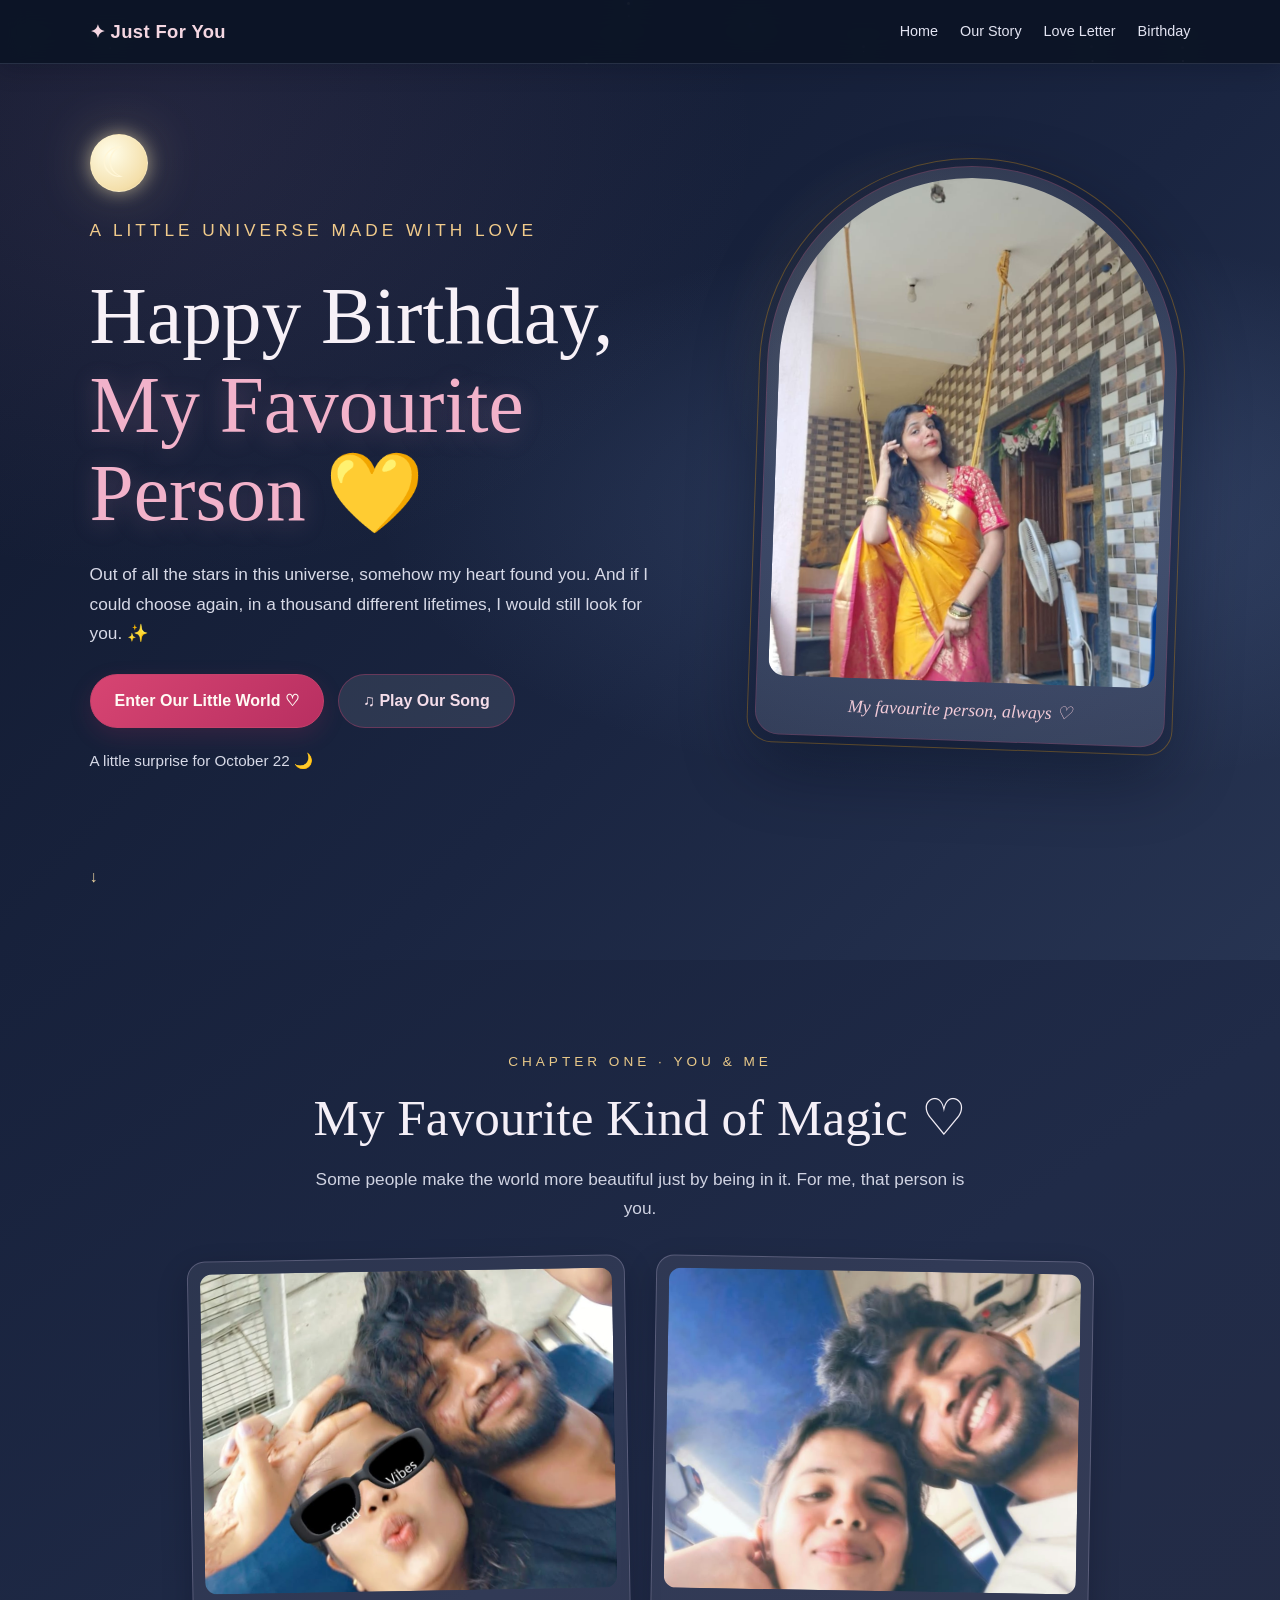
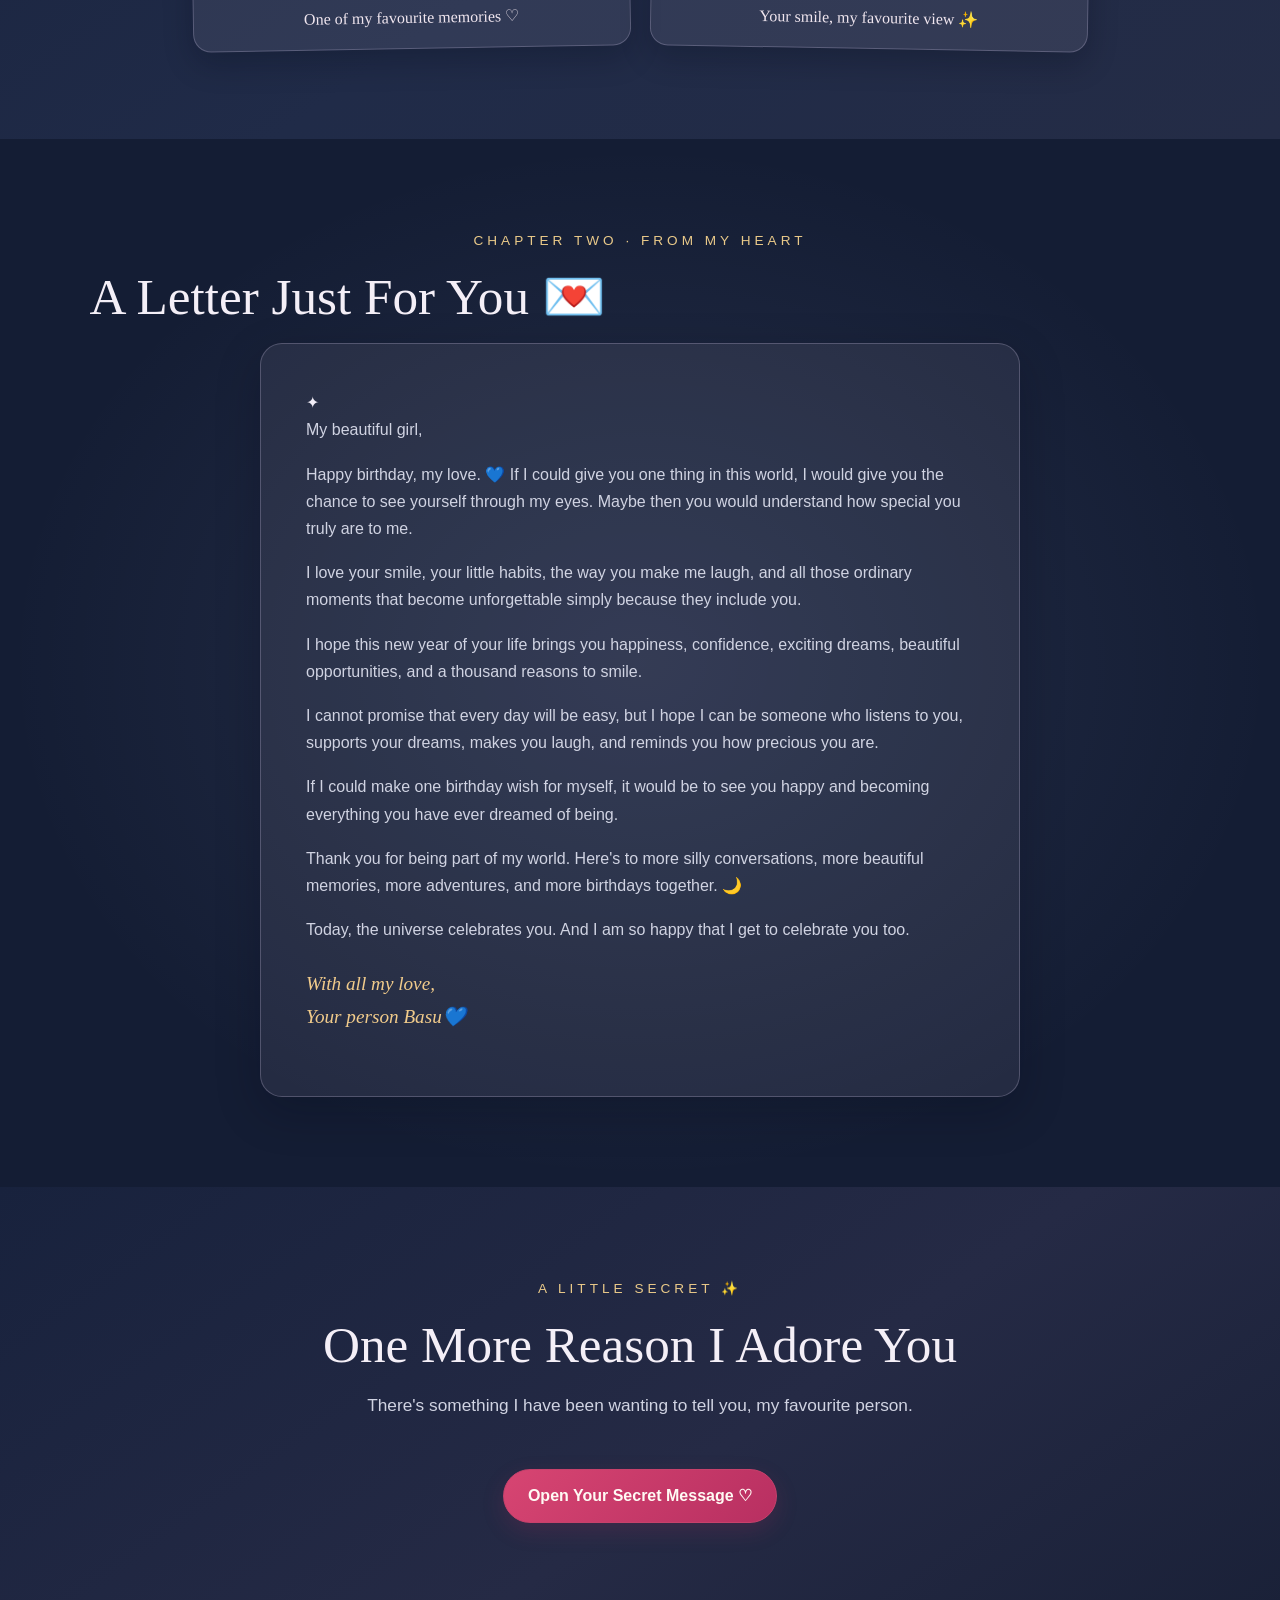
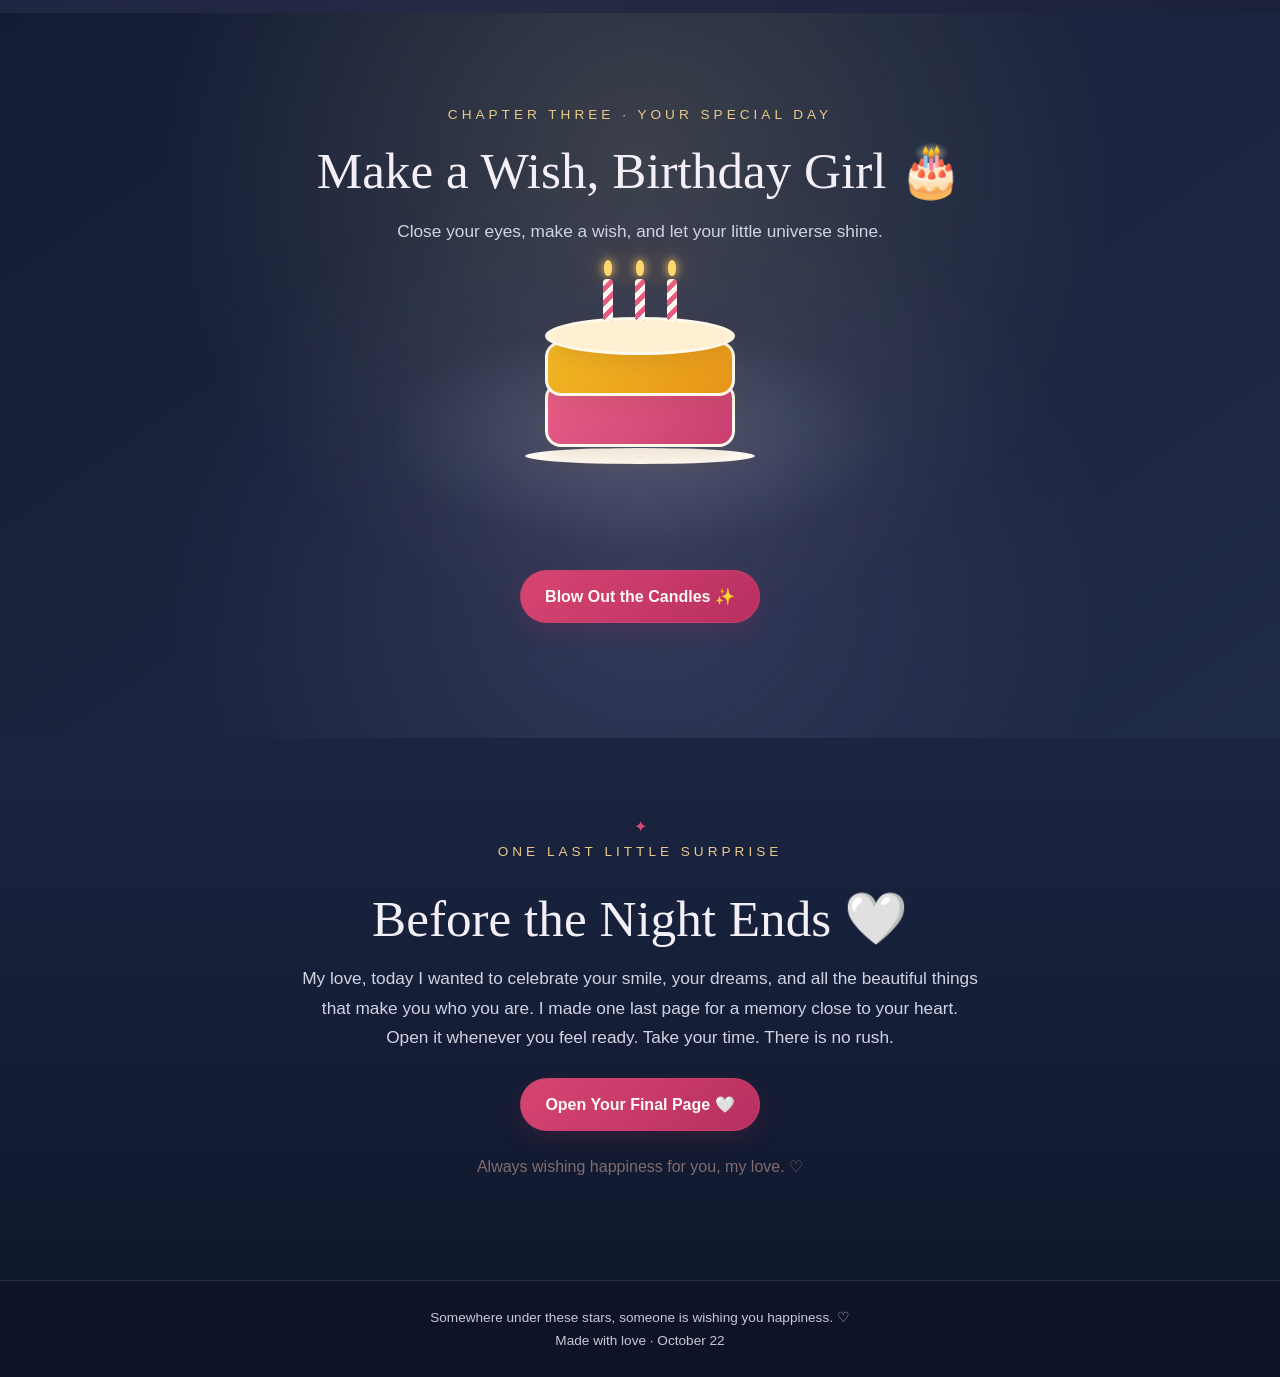
<file: index.html>
<!DOCTYPE html>
<html lang="en">
<head>
    <meta charset="UTF-8">
    <meta name="viewport" content="width=device-width, initial-scale=1.0">
    <meta name="theme-color" content="#fff8ed">

    <title>Happy Birthday, My Love 💙</title>

    <link rel="stylesheet" href="style.css">
    <script src="script.js" defer></script>
</head>

<body class="birthday-page">

    <!-- BACKGROUND STARS -->
    <div class="sky" id="sky" aria-hidden="true"></div>
    <div class="shooting-star" aria-hidden="true"></div>

    <!-- NAVIGATION -->
    <nav class="navbar">
        <a class="brand" href="#home">✦ Just For You</a>

        <div class="nav-links">
            <a href="#home">Home</a>
            <a href="#story">Our Story</a>
            <a href="#letter">Love Letter</a>
            <a href="#birthday">Birthday</a>
        </div>
    </nav>

    <main>

        <!-- SECTION 1: ROMANTIC WELCOME -->
        <section class="hero section" id="home">

            <div class="hero-content">
                <div class="moon" aria-hidden="true">☾</div>

                <p class="eyebrow">
                    A LITTLE UNIVERSE MADE WITH LOVE
                </p>

                <h1>
                    Happy Birthday,<br>
                    <span id="herName">My Favourite Person</span> 💛
                </h1>

                <p class="hero-text">
                    Out of all the stars in this universe,
                    somehow my heart found you.

                    And if I could choose again,
                    in a thousand different lifetimes,
                    I would still look for you. ✨
                </p>

                <div class="hero-buttons">
                    <a href="#story" class="btn btn-primary">
                        Enter Our Little World ♡
                    </a>

                    <button
                        class="btn btn-glass"
                        id="musicButton"
                        type="button">
                        ♫ Play Our Song
                    </button>
                </div>

                <audio id="birthdayMusic" loop preload="none">
                    <source
                        src="assets/our-song.mp3.mp3"
                        type="audio/mpeg">
                </audio>

                <p class="hint">
                    A little surprise for October 22 🌙
                </p>
            </div>

            <figure class="hero-portrait">
                <img
                    src="assets/vijju-portrait.jpeg"
                    alt="A portrait in a bright yellow sari with pink details">
                <figcaption>My favourite person, always ♡</figcaption>
            </figure>

            <div class="scroll-cue" aria-hidden="true">↓</div>

        </section>


        <!-- SECTION 2: YOUR LOVE STORY -->
        <section class="section story-section" id="story">

            <p class="eyebrow">
                CHAPTER ONE · YOU & ME
            </p>

            <h2>
                My Favourite Kind of Magic <span>♡</span>
            </h2>

            <p class="section-text">
                Some people make the world more beautiful
                just by being in it.

                For me, that person is you.
            </p>

            <div class="gallery" id="photoAlbum"></div>

        </section>


        <!-- SECTION 3: PERSONAL LOVE LETTER -->
        <section class="section letter-section" id="letter">

            <p class="eyebrow">
                CHAPTER TWO · FROM MY HEART
            </p>

            <h2>
                A Letter Just For You 💌
            </h2>

            <article class="letter-card">

                <div class="letter-star" aria-hidden="true">✦</div>

                <p>My beautiful girl,</p>

                <p>
                    Happy birthday, my love. 💙

                    If I could give you one thing in this world,
                    I would give you the chance to see yourself
                    through my eyes.

                    Maybe then you would understand how special
                    you truly are to me.
                </p>

                <p>
                    I love your smile, your little habits,
                    the way you make me laugh, and all those
                    ordinary moments that become unforgettable
                    simply because they include you.
                </p>

                <p>
                    I hope this new year of your life brings
                    you happiness, confidence, exciting dreams,
                    beautiful opportunities, and a thousand
                    reasons to smile.
                </p>

                <p>
                    I cannot promise that every day will be easy,
                    but I hope I can be someone who listens to you,
                    supports your dreams, makes you laugh,
                    and reminds you how precious you are.
                </p>

                <p>
                    If I could make one birthday wish for myself,
                    it would be to see you happy and becoming
                    everything you have ever dreamed of being.
                </p>

                <p>
                    Thank you for being part of my world.

                    Here's to more silly conversations,
                    more beautiful memories, more adventures,
                    and more birthdays together. 🌙
                </p>

                <p>
                    Today, the universe celebrates you.

                    And I am so happy that I get to celebrate you too.
                </p>

                <p class="signature">
                    With all my love,<br>
                    Your person Basu💙
                </p>

            </article>

        </section>


        <!-- SECTION 4: SECRET ROMANTIC MESSAGE -->
        <section class="section secret-section">

            <p class="eyebrow">
                A LITTLE SECRET ✨
            </p>

            <h2>
                One More Reason I Adore You
            </h2>

            <p class="section-text">
                There's something I have been wanting
                to tell you, my favourite person.
            </p>

            <button
                class="btn btn-primary"
                id="secretButton"
                type="button">
                Open Your Secret Message ♡
            </button>

            <div
                class="secret-message"
                id="secretMessage"
                hidden>

                <div class="big-heart" aria-hidden="true">♥</div>

                <p>
                    In a universe with billions of people,
                    I am so glad our paths crossed.
                </p>

                <p>
                    You are not just a part of my favourite memories.
                    You are someone I look forward to making
                    a thousand more memories with.
                </p>

                <p>
                    No matter how busy life becomes,
                    I hope we always find little reasons
                    to laugh together and make each other smile.
                </p>

                <p class="signature">
                    You are my favourite notification. 💙
                </p>

            </div>

        </section>


        <!-- SECTION 5: INTERACTIVE BIRTHDAY CAKE -->
        <section
            class="section birthday-section"
            id="birthday">

            <p class="eyebrow">
                CHAPTER THREE · YOUR SPECIAL DAY
            </p>

            <h2>
                Make a Wish, Birthday Girl 🎂
            </h2>

            <p class="section-text">
                Close your eyes, make a wish,
                and let your little universe shine.
            </p>

            <div class="cake-scene">

                <div class="cake" id="cake">

                    <div class="candles">

                        <span class="candle">
                            <i class="flame"></i>
                        </span>

                        <span class="candle">
                            <i class="flame"></i>
                        </span>

                        <span class="candle">
                            <i class="flame"></i>
                        </span>

                    </div>

                    <div class="cake-top"></div>
                    <div class="cake-middle"></div>
                    <div class="cake-bottom"></div>
                    <div class="cake-plate"></div>

                </div>

            </div>

            <button
                class="btn btn-primary"
                id="blowButton"
                type="button">
                Blow Out the Candles ✨
            </button>

            <p
                class="wish-message"
                id="wishMessage"
                aria-live="polite">
            </p>

            <canvas
                id="confettiCanvas"
                aria-hidden="true">
            </canvas>

        </section>


        <!-- SECTION 6: THE FINAL PAGE -->
        <section class="section final-section">

            <div class="final-star" aria-hidden="true">✦</div>

            <p class="eyebrow">
                ONE LAST LITTLE SURPRISE
            </p>

            <h2>
                Before the Night Ends 🤍
            </h2>

            <p class="section-text">
                My love, today I wanted to celebrate your smile,
                your dreams, and all the beautiful things
                that make you who you are.

                I made one last page for a memory close to your heart.

                Open it whenever you feel ready.
                Take your time. There is no rush.
            </p>

            <a
                class="btn btn-memory"
                href="memory.html">
                Open Your Final Page 🤍
            </a>

            <p class="hint">
                Always wishing happiness for you, my love. ♡
            </p>

        </section>

    </main>


    <!-- FOOTER -->
    <footer>

        <p>
            Somewhere under these stars,
            someone is wishing you happiness. ♡
        </p>

        <p>
            Made with love · October 22
        </p>

    </footer>

</body>
</html>
</file>
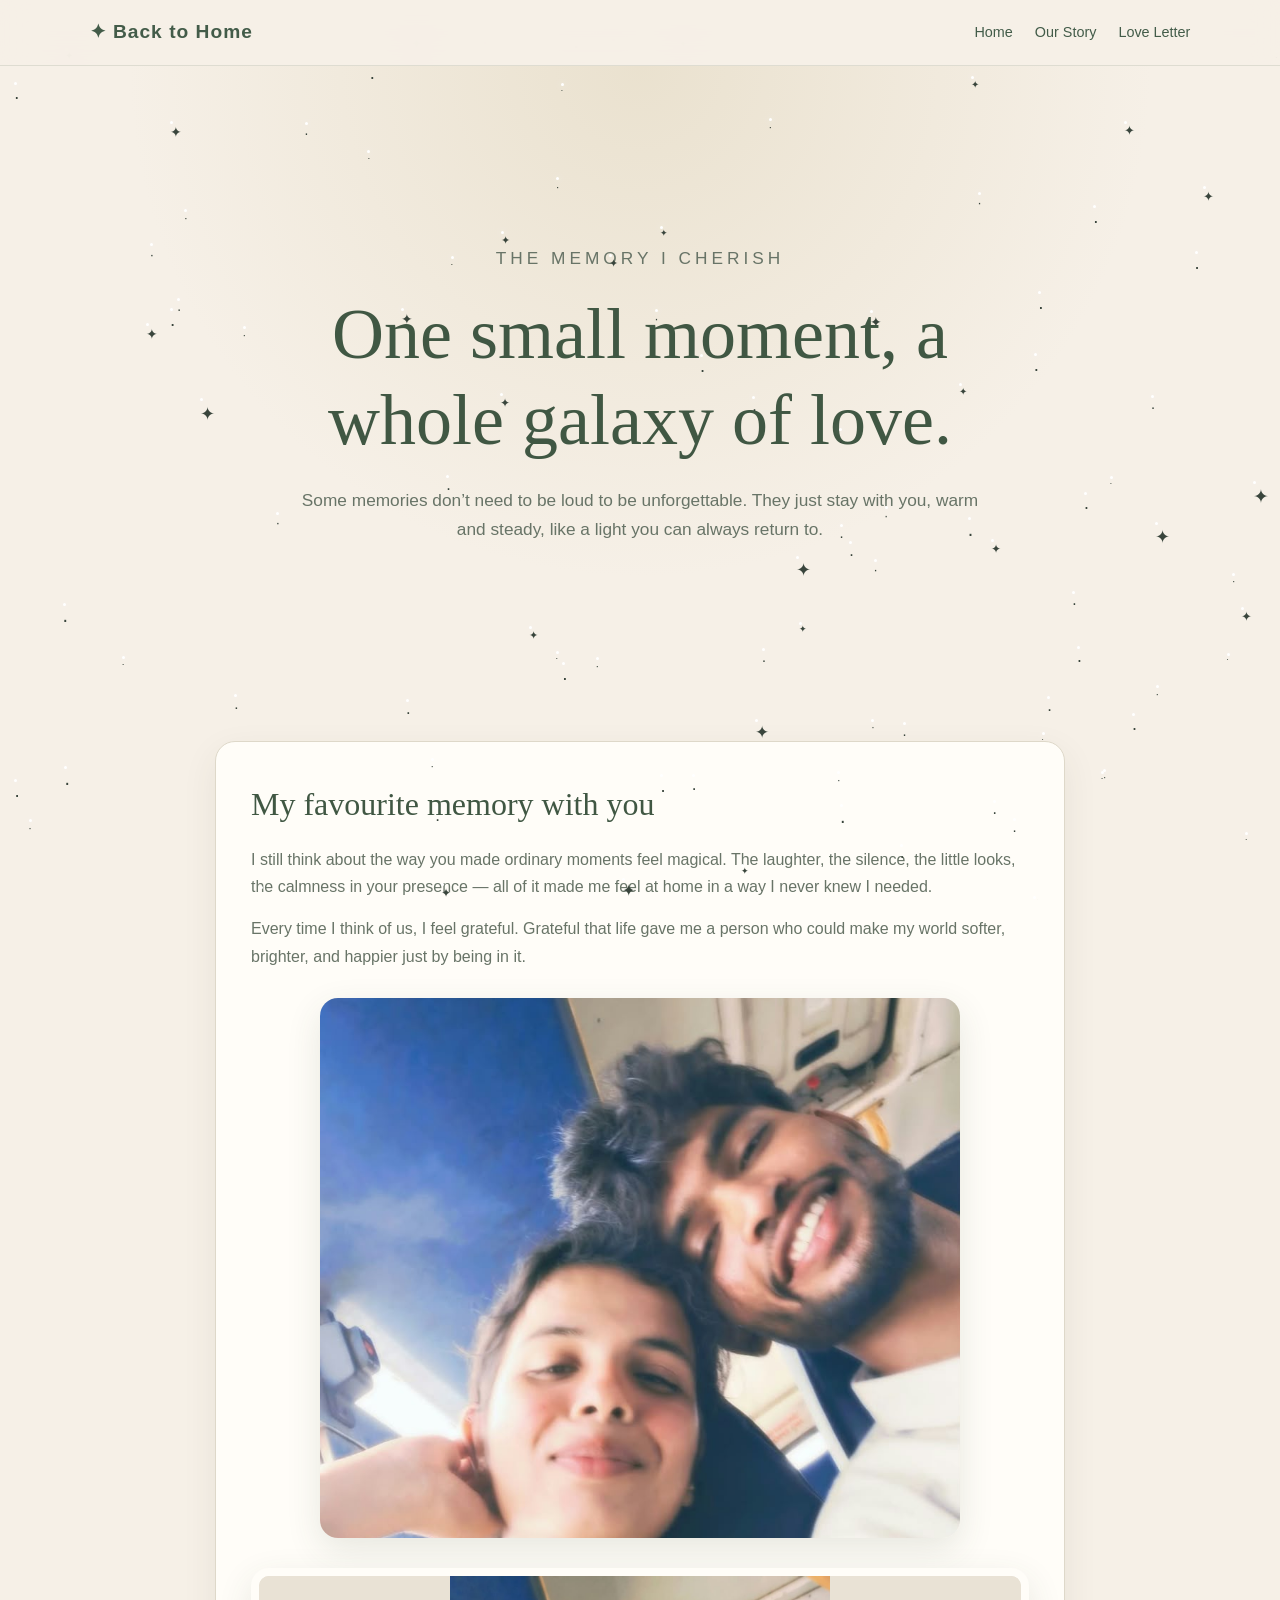
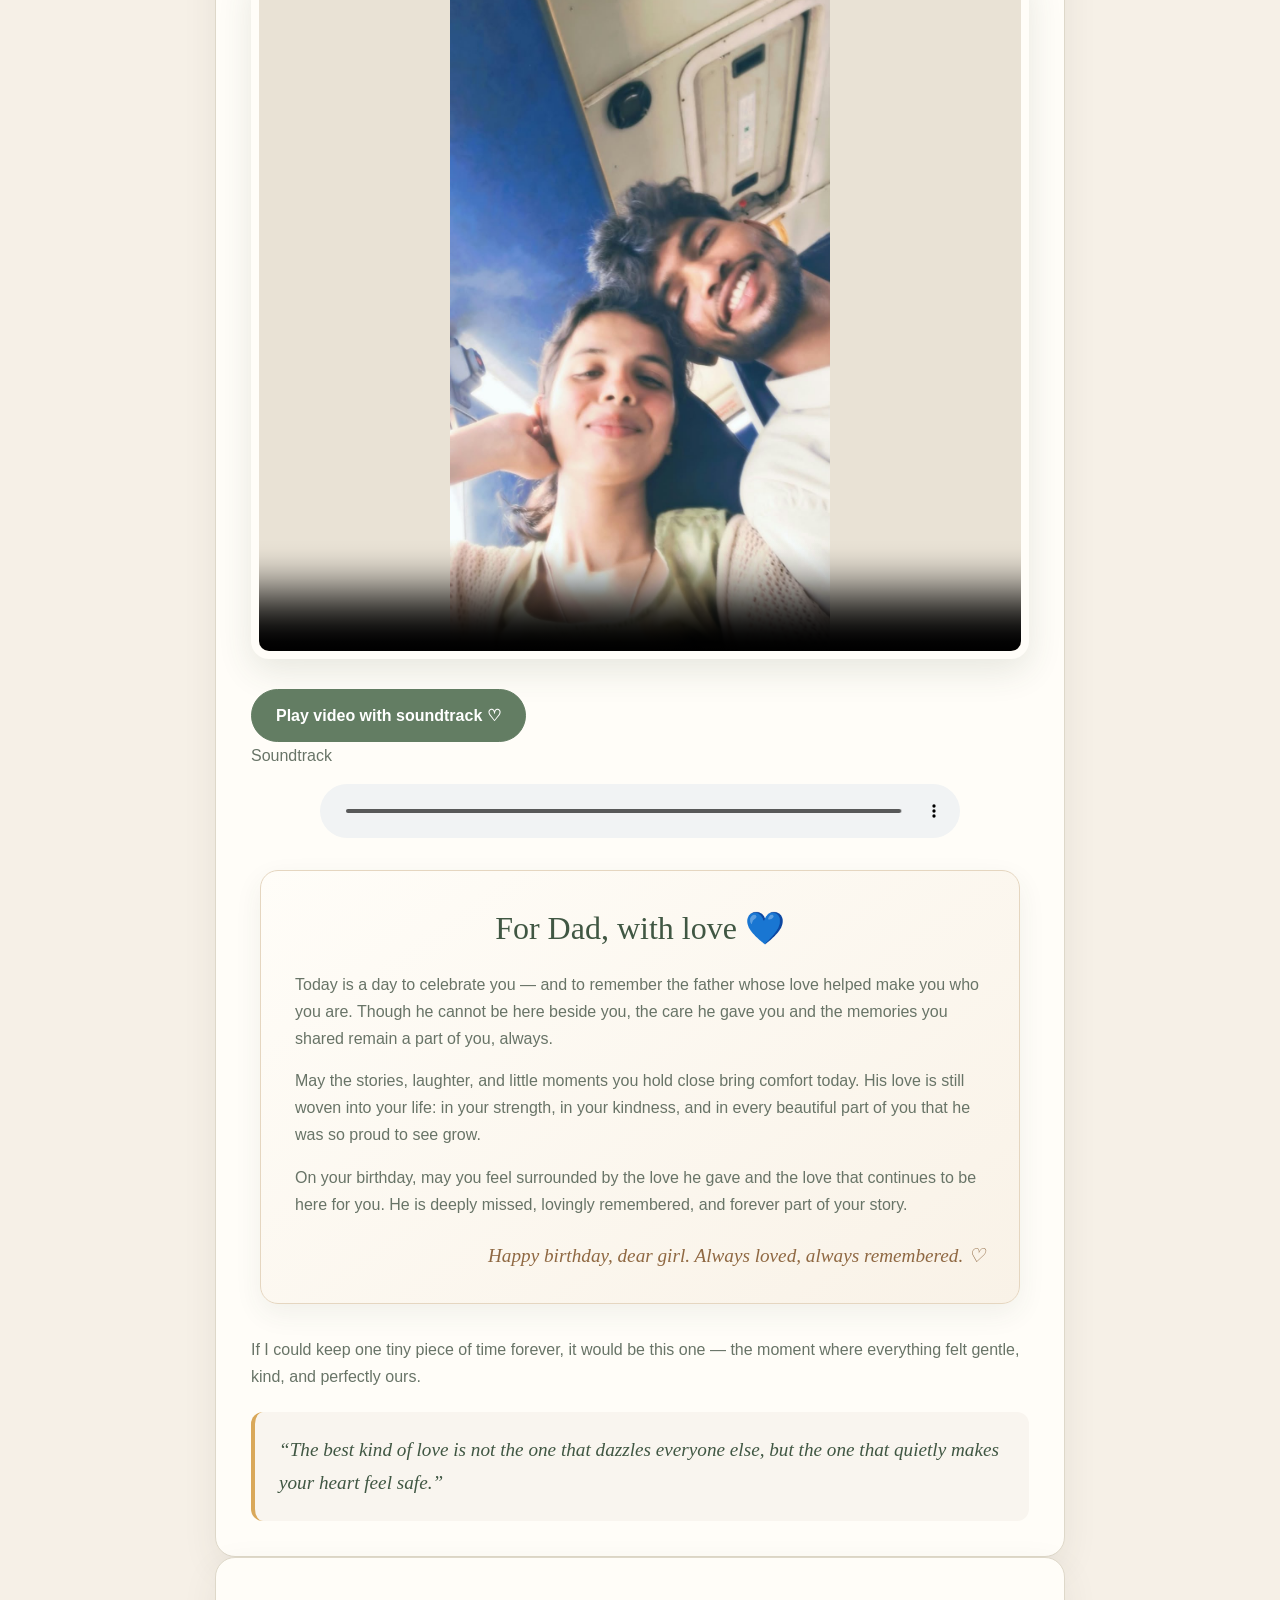
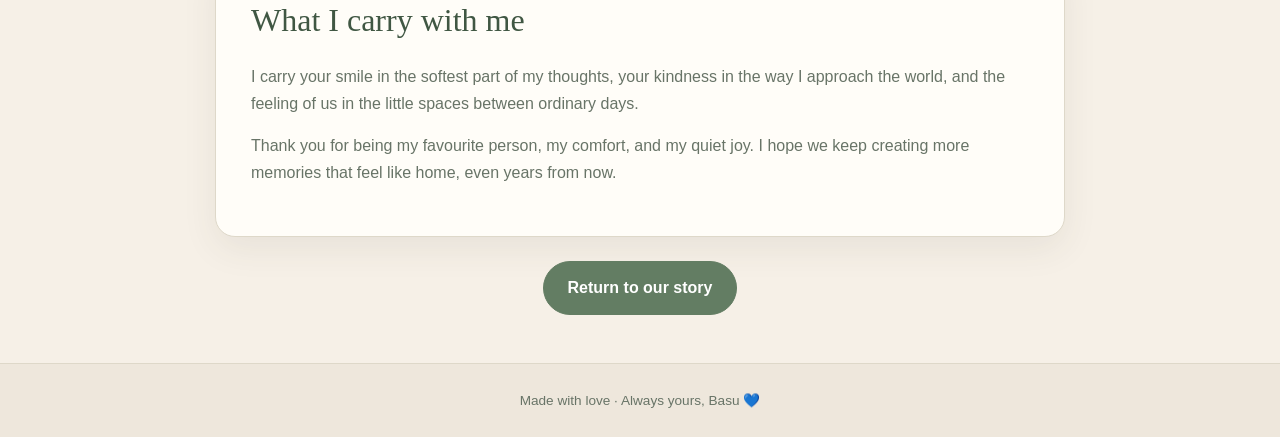
<file: memory.html>
<!DOCTYPE html>
<html lang="en">
<head>
    <meta charset="UTF-8">
    <meta name="viewport" content="width=device-width, initial-scale=1.0">
    <meta name="theme-color" content="#f6f0e7">
    <title>Our Favourite Memory</title>
    <link rel="stylesheet" href="style.css">
    <script src="script.js" defer></script>
</head>
<body class="memory-page">
    <div class="sky" id="sky" aria-hidden="true"></div>

    <nav class="navbar">
        <a class="brand" href="index.html">✦ Back to Home</a>

        <div class="nav-links">
            <a href="index.html#home">Home</a>
            <a href="index.html#story">Our Story</a>
            <a href="index.html#letter">Love Letter</a>
        </div>
    </nav>

    <main>
        <section class="memory-hero">
            <p class="eyebrow">THE MEMORY I CHERISH</p>
            <h1>One small moment, a whole galaxy of love.</h1>
            <p>
                Some memories don’t need to be loud to be unforgettable.
                They just stay with you, warm and steady, like a light you can always return to.
            </p>
        </section>

        <section class="memory-card">
            <h2>My favourite memory with you</h2>
            <p>
                I still think about the way you made ordinary moments feel magical.
                The laughter, the silence, the little looks, the calmness in your presence —
                all of it made me feel at home in a way I never knew I needed.
            </p>
            <p>
                Every time I think of us, I feel grateful. Grateful that life gave me a person
                who could make my world softer, brighter, and happier just by being in it.
            </p>

            <figure class="memory-photo">
                <img
                    src="assets/WhatsApp Image 2026-10-19 at 11.56.14 AM.jpeg"
                    alt="A cherished photo of us together">
            </figure>

            <div class="video-frame">
                <video
                    id="memoryVideo"
                    controls
                    muted
                    playsinline
                    preload="metadata"
                    poster="assets/WhatsApp Image 2026-10-19 at 11.56.14 AM.jpeg">
                    <source src="assets/whatsapp-birthday-video-fixed.mp4" type="video/mp4">
                    Your browser does not support the video tag.
                </video>
            </div>

            <button id="memorySoundButton" class="btn btn-primary" type="button">
                Play video with soundtrack ♡
            </button>

            <p>Soundtrack</p>
            <audio id="memoryAudio" controls preload="metadata">
                <source src="assets/birthday-video-audio.mp3" type="audio/mpeg">
                Your browser does not support the audio element.
            </audio>

            <section class="father-wish" aria-labelledby="fatherWishTitle">
                <h2 id="fatherWishTitle">For Dad, with love 💙</h2>
                <p>Today is a day to celebrate you — and to remember the father whose love helped make you who you are. Though he cannot be here beside you, the care he gave you and the memories you shared remain a part of you, always.</p>
                <p>May the stories, laughter, and little moments you hold close bring comfort today. His love is still woven into your life: in your strength, in your kindness, and in every beautiful part of you that he was so proud to see grow.</p>
                <p>On your birthday, may you feel surrounded by the love he gave and the love that continues to be here for you. He is deeply missed, lovingly remembered, and forever part of your story.</p>
                <p class="father-signature">Happy birthday, dear girl. Always loved, always remembered. ♡</p>
            </section>

            <p>
                If I could keep one tiny piece of time forever, it would be this one —
                the moment where everything felt gentle, kind, and perfectly ours.
            </p>

            <div class="memory-quote">
                “The best kind of love is not the one that dazzles everyone else,
                but the one that quietly makes your heart feel safe.”
            </div>
        </section>

        <section class="memory-card">
            <h2>What I carry with me</h2>
            <p>
                I carry your smile in the softest part of my thoughts, your kindness in the
                way I approach the world, and the feeling of us in the little spaces between
                ordinary days.
            </p>
            <p>
                Thank you for being my favourite person, my comfort, and my quiet joy. I hope
                we keep creating more memories that feel like home, even years from now.
            </p>
        </section>

        <div class="hero-buttons" style="justify-content:center; margin: 24px 0 48px;">
            <a class="btn btn-primary" href="index.html">Return to our story</a>
        </div>
    </main>

    <footer>
        <p>Made with love · Always yours, Basu 💙</p>
    </footer>
</body>
</html>
</file>
<file: style.css>
/* =====================================
   MIDNIGHT BLUE BIRTHDAY WEBSITE
   ===================================== */

:root {
    --night: #fff7f2;
    --night-light: #f9e2e7;
    --blue: #a9325c;
    --lilac: #d84b78;
    --silver: #60414a;
    --gold: #d99312;
    --white: #ffffff;
    --text: #563a43;
    --muted: #806b70;
}

* {
    margin: 0;
    padding: 0;
    box-sizing: border-box;
}

html {
    scroll-behavior: smooth;
    scroll-padding-top: 90px;
}

body {
    background: var(--night);
    color: var(--text);
    font-family: "Segoe UI", Arial, sans-serif;
    line-height: 1.7;
    overflow-x: hidden;
}

a {
    color: inherit;
    text-decoration: none;
}

button {
    font: inherit;
}

/* =====================================
   NAVIGATION
   ===================================== */

.navbar {
    position: sticky;
    top: 0;
    z-index: 1000;
    display: flex;
    align-items: center;
    justify-content: space-between;
    gap: 20px;
    padding: 16px 7%;
    background: rgba(16, 22, 47, 0.9);
    border-bottom: 1px solid rgba(200, 181, 255, 0.15);
    backdrop-filter: blur(14px);
}

.brand,
.logo {
    color: var(--lilac);
    font-size: 1.2rem;
    font-weight: 800;
    letter-spacing: 1px;
}

.nav-links {
    display: flex;
    align-items: center;
    gap: 22px;
    list-style: none;
}

.nav-links a {
    color: var(--text);
    font-size: 0.9rem;
    transition: color 0.3s ease;
}

.nav-links a:hover {
    color: var(--gold);
}

/* =====================================
   BUTTONS
   ===================================== */

.btn {
    display: inline-block;
    padding: 12px 24px;
    border: 1px solid var(--lilac);
    border-radius: 30px;
    background: linear-gradient(135deg, #a9c8ff, #c8b5ff);
    color: #10162f;
    font-weight: 700;
    cursor: pointer;
    text-align: center;
    transition: transform 0.3s ease, box-shadow 0.3s ease;
}

.btn:hover {
    transform: translateY(-3px);
    box-shadow: 0 8px 25px rgba(200, 181, 255, 0.25);
}

.btn-secondary {
    background: transparent;
    color: var(--silver);
}

button:focus-visible,
a:focus-visible {
    outline: 3px solid var(--gold);
    outline-offset: 4px;
}

/* =====================================
   HERO SECTION
   ===================================== */

.hero {
    position: relative;
    min-height: 88vh;
    display: flex;
    align-items: center;
    justify-content: center;
    padding: 80px 20px;
    overflow: hidden;
    text-align: center;
    background:
        radial-gradient(
            circle at 50% 35%,
            rgba(100, 120, 190, 0.2),
            transparent 45%
        ),
        linear-gradient(180deg, #10162f, #171e3b);
}

.hero-content {
    position: relative;
    z-index: 2;
    max-width: 800px;
    animation: fadeUp 1.2s ease both;
}

.eyebrow {
    margin-bottom: 14px;
    color: var(--gold);
    font-size: 0.85rem;
    letter-spacing: 4px;
    text-transform: uppercase;
}

.hero h1 {
    margin-bottom: 20px;
    font-family: Georgia, "Times New Roman", serif;
    font-size: clamp(2.8rem, 8vw, 5.7rem);
    font-weight: 500;
    line-height: 1.12;
}

.hero h1 span {
    color: var(--lilac);
    text-shadow: 0 0 25px rgba(200, 181, 255, 0.3);
}

.hero p {
    max-width: 620px;
    margin: 0 auto 28px;
    color: var(--muted);
    font-size: 1.08rem;
}

.hero-buttons {
    display: flex;
    justify-content: center;
    flex-wrap: wrap;
    gap: 14px;
}

.moon {
    position: absolute;
    top: 12%;
    right: 12%;
    width: 90px;
    height: 90px;
    border-radius: 50%;
    background: #fff2c8;
    box-shadow: 0 0 35px rgba(247, 217, 149, 0.3);
    animation: moonGlow 4s ease-in-out infinite alternate;
}

/* Stars created by JavaScript */

.sky {
    position: absolute;
    inset: 0;
    overflow: hidden;
    pointer-events: none;
}

.star {
    position: absolute;
    width: 3px;
    height: 3px;
    border-radius: 50%;
    background: white;
    box-shadow: 0 0 8px white;
    animation: twinkle 2s ease-in-out infinite alternate;
}

/* =====================================
   GENERAL SECTIONS
   ===================================== */

.section {
    position: relative;
    padding: 90px 7%;
}

.section-heading {
    max-width: 750px;
    margin: 0 auto 45px;
    text-align: center;
}

.section-heading h2 {
    margin-bottom: 12px;
    color: var(--silver);
    font-family: Georgia, "Times New Roman", serif;
    font-size: clamp(2rem, 5vw, 3.2rem);
    font-weight: 500;
}

.section-heading p {
    color: var(--muted);
}

.section-label {
    margin-bottom: 10px;
    color: var(--gold);
    font-size: 0.8rem;
    letter-spacing: 3px;
    text-transform: uppercase;
}

/* =====================================
   OUR PHOTO GALLERY
   ===================================== */

.gallery-section {
    background: #141b37;
}

.gallery {
    display: grid;
    grid-template-columns: repeat(2, minmax(0, 1fr));
    gap: 25px;
    max-width: 1100px;
    margin: 0 auto;
}

.photo-card {
    padding: 12px;
    border: 1px solid rgba(200, 181, 255, 0.2);
    border-radius: 18px;
    background: rgba(255, 255, 255, 0.04);
    box-shadow: 0 12px 30px rgba(0, 0, 0, 0.15);
    transition: transform 0.35s ease, border-color 0.35s ease;
}

.photo-card:nth-child(odd) {
    transform: rotate(-1deg);
}

.photo-card:nth-child(even) {
    transform: rotate(1deg);
}

.photo-card:hover {
    transform: translateY(-8px) rotate(0);
    border-color: var(--lilac);
}

.photo-card img {
    display: block;
    width: 100%;
    height: 320px;
    object-fit: cover;
    border-radius: 12px;
}

.photo-card p {
    padding: 15px 5px 7px;
    color: var(--silver);
    text-align: center;
    font-family: Georgia, "Times New Roman", serif;
    font-size: 1.05rem;
}

/* =====================================
   LOVE LETTER
   ===================================== */

.letter-section {
    background:
        radial-gradient(
            ellipse at center,
            rgba(100, 120, 190, 0.12),
            transparent 70%
        );
}

.letter-card {
    max-width: 760px;
    margin: 0 auto;
    padding: 45px;
    border: 1px solid rgba(200, 181, 255, 0.3);
    border-radius: 22px;
    background: rgba(255, 255, 255, 0.045);
    box-shadow: 0 15px 45px rgba(0, 0, 0, 0.15);
}

.letter-card h3 {
    margin-bottom: 20px;
    color: var(--lilac);
    font-family: Georgia, "Times New Roman", serif;
    font-size: 2rem;
    font-weight: 500;
}

.letter-card p {
    margin-bottom: 17px;
    color: var(--muted);
}

.signature {
    margin-top: 25px;
    color: var(--gold) !important;
    font-family: Georgia, "Times New Roman", serif;
    font-size: 1.2rem;
    font-style: italic;
}

/* =====================================
   SECRET MESSAGE
   ===================================== */

.secret-section {
    background: #141b37;
    text-align: center;
}

.secret-box {
    max-width: 700px;
    margin: 0 auto;
}

#secretButton {
    margin-top: 15px;
}

#secretMessage {
    max-width: 650px;
    margin: 28px auto 0;
    padding: 28px;
    border: 1px solid rgba(247, 217, 149, 0.4);
    border-radius: 18px;
    background: rgba(247, 217, 149, 0.06);
    color: var(--gold);
    font-family: Georgia, "Times New Roman", serif;
    font-size: 1.25rem;
    animation: fadeUp 0.7s ease both;
}

/* Works whether JavaScript hides the message
   using the hidden attribute or a CSS class. */

#secretMessage[hidden],
.hidden {
    display: none !important;
}

/* =====================================
   BIRTHDAY CAKE
   ===================================== */

.cake-section {
    overflow: hidden;
    background:
        radial-gradient(
            circle at center,
            rgba(200, 181, 255, 0.1),
            transparent 65%
        );
    text-align: center;
}

.cake {
    position: relative;
    width: 190px;
    height: 140px;
    margin: 70px auto 35px;
}

.cake-layer {
    position: absolute;
    left: 0;
    width: 190px;
    height: 55px;
    border: 3px solid #e6c8ff;
    border-radius: 12px;
    background: linear-gradient(135deg, #a78bfa, #e7c5ff);
    box-shadow: 0 8px 20px rgba(0, 0, 0, 0.2);
}

.cake-layer.top {
    top: 0;
    z-index: 3;
    height: 38px;
    border-radius: 50%;
    background: #f3d8ff;
}

.cake-layer.middle {
    top: 24px;
    z-index: 2;
}

.cake-layer.bottom {
    top: 65px;
    z-index: 1;
    height: 65px;
    background: linear-gradient(135deg, #8db8ff, #c8b5ff);
}

.candles {
    position: absolute;
    top: -38px;
    left: 50%;
    z-index: 5;
    display: flex;
    gap: 22px;
    transform: translateX(-50%);
}

.candle {
    position: relative;
    width: 10px;
    height: 42px;
    border-radius: 4px;
    background: repeating-linear-gradient(
        135deg,
        #ffffff 0,
        #ffffff 5px,
        #8db8ff 5px,
        #8db8ff 10px
    );
}

.flame {
    position: absolute;
    top: -19px;
    left: 1px;
    width: 8px;
    height: 16px;
    border-radius: 50% 50% 45% 45%;
    background: #ffd76d;
    box-shadow: 0 0 15px #ffd76d;
    animation: flameDance 0.6s ease-in-out infinite alternate;
}

.flame.blown-out {
    opacity: 0;
    transform: scale(0);
}

#wishMessage {
    margin: 25px auto;
    color: var(--gold);
    font-family: Georgia, "Times New Roman", serif;
    font-size: 1.4rem;
}

#confettiCanvas {
    position: fixed;
    inset: 0;
    z-index: 2000;
    width: 100%;
    height: 100%;
    pointer-events: none;
}

/* =====================================
   FINAL PAGE LINK
   ===================================== */

.final-section {
    padding: 75px 20px;
    background: linear-gradient(180deg, #171e3b, #10162f);
    text-align: center;
}

.final-section h2 {
    margin-bottom: 15px;
    font-family: Georgia, "Times New Roman", serif;
    font-size: clamp(1.8rem, 5vw, 2.8rem);
    font-weight: 500;
}

.final-section p {
    max-width: 600px;
    margin: 0 auto 25px;
    color: var(--muted);
}

/* =====================================
   FOOTER
   ===================================== */

footer {
    padding: 25px 15px;
    border-top: 1px solid rgba(200, 181, 255, 0.12);
    background: #0c1125;
    color: var(--muted);
    font-size: 0.85rem;
    text-align: center;
}

/* =====================================
   WARM SARI-INSPIRED BIRTHDAY THEME
   ===================================== */

body.birthday-page {
    background: #10182d;
    color: #f1edf7;
}

body.birthday-page .navbar {
    background: rgba(13, 21, 39, 0.92);
    border-bottom-color: rgba(207, 218, 255, 0.14);
    box-shadow: 0 4px 24px rgba(2, 8, 23, 0.22);
}

body.birthday-page .brand {
    color: #f5d7e2;
    font-size: 1.15rem;
    font-weight: 800;
    letter-spacing: 0.4px;
}

body.birthday-page .nav-links a {
    color: #e3e4f2;
}

body.birthday-page .nav-links a:hover {
    color: #f4d99a;
}

body.birthday-page .hero {
    min-height: calc(100vh - 76px);
    display: grid;
    grid-template-columns: minmax(0, 1fr) minmax(280px, 0.78fr);
    align-items: center;
    gap: clamp(35px, 7vw, 100px);
    padding: 70px max(7%, calc((100vw - 1180px) / 2));
    overflow: hidden;
    background:
        radial-gradient(circle at 73% 32%, rgba(255, 239, 188, 0.2), transparent 19%),
        radial-gradient(ellipse at 78% 50%, rgba(121, 153, 211, 0.22), transparent 44%),
        radial-gradient(ellipse at 12% 8%, rgba(165, 121, 169, 0.12), transparent 38%),
        linear-gradient(135deg, #10182d, #1a2541 58%, #273452);
    text-align: left;
}

body.birthday-page .hero-content {
    position: relative;
    z-index: 2;
    max-width: 650px;
    animation: fadeUp 1.2s ease both;
}

body.birthday-page .hero-content .moon {
    position: static;
    display: grid;
    width: 58px;
    height: 58px;
    margin-bottom: 24px;
    place-items: center;
    border: 1px solid rgba(255, 241, 199, 0.48);
    border-radius: 50%;
    background: radial-gradient(circle at 35% 32%, #fffde9, #f4dfaa 72%, #d7bd83);
    color: #fff6d7;
    font-size: 2.6rem;
    line-height: 1;
    box-shadow: 0 0 18px rgba(255, 238, 183, 0.54), 0 0 58px rgba(255, 229, 160, 0.23);
}

body.birthday-page .hero-content .eyebrow {
    color: #f1cb8b;
}

body.birthday-page .hero-content h1 {
    margin-bottom: 22px;
    color: #f7f1f7;
    font-size: clamp(2.8rem, 6.2vw, 5.4rem);
}

body.birthday-page .hero-content h1 span {
    color: #f2b2ca;
    text-shadow: 0 4px 24px rgba(226, 155, 190, 0.26);
}

body.birthday-page .hero-content p {
    max-width: 560px;
    margin: 0 0 26px;
    color: #d7d9e7;
}

body.birthday-page .hero-buttons {
    justify-content: flex-start;
}

body.birthday-page .btn-primary,
body.birthday-page .btn-memory {
    border-color: #c7416b;
    background: linear-gradient(135deg, #d74572, #b82f61);
    color: #fffaf4;
    box-shadow: 0 8px 22px rgba(184, 47, 97, 0.18);
}

body.birthday-page .btn-primary:hover,
body.birthday-page .btn-memory:hover {
    box-shadow: 0 10px 26px rgba(184, 47, 97, 0.26);
}

body.birthday-page .btn-glass {
    border-color: rgba(195, 62, 105, 0.4);
    background: rgba(235, 238, 255, 0.1);
    color: #f5deea;
}

body.birthday-page .btn-glass:hover {
    box-shadow: 0 8px 25px rgba(195, 62, 105, 0.14);
}

body.birthday-page .hero-content .hint {
    margin-top: 20px;
    margin-bottom: 0;
    font-size: 0.95rem;
}

body.birthday-page .hero-portrait {
    position: relative;
    width: min(100%, 410px);
    justify-self: center;
    padding: 11px;
    border: 1px solid rgba(195, 62, 105, 0.24);
    border-radius: 220px 220px 26px 26px;
    background: rgba(240, 241, 255, 0.1);
    box-shadow: 0 25px 70px rgba(3, 8, 23, 0.46);
    transform: rotate(2deg);
}

body.birthday-page .hero-portrait::before {
    position: absolute;
    inset: -9px;
    z-index: -1;
    border: 1px solid rgba(217, 147, 18, 0.35);
    border-radius: inherit;
    content: "";
}

body.birthday-page .hero-portrait img {
    display: block;
    width: 100%;
    height: clamp(360px, 56vh, 560px);
    border-radius: 210px 210px 18px 18px;
    object-fit: cover;
    object-position: center 34%;
}

body.birthday-page .hero-portrait figcaption {
    padding: 13px 8px 4px;
    color: #f2cbd8;
    font-family: Georgia, "Times New Roman", serif;
    font-size: 1.12rem;
    font-style: italic;
    text-align: center;
}

body.birthday-page .sky {
    z-index: 0;
}

body.birthday-page .star {
    background: #fff4d6;
    box-shadow: 0 0 9px rgba(233, 239, 255, 0.82);
}

body.birthday-page .scroll-cue {
    color: #f1d7a1;
}

body.birthday-page .section h2 {
    margin-bottom: 16px;
    color: #f4eff7;
    font-family: Georgia, "Times New Roman", serif;
    font-size: clamp(2rem, 5vw, 3.2rem);
    font-weight: 500;
    line-height: 1.2;
}

body.birthday-page .section > .eyebrow {
    color: #e9c989;
    text-align: center;
}

body.birthday-page .section-text {
    max-width: 680px;
    margin: 0 auto 34px;
    color: #d0d3e2;
    font-size: 1.08rem;
    text-align: center;
}

body.birthday-page .story-section,
body.birthday-page .secret-section {
    background: linear-gradient(145deg, #17213b, #202b48 58%, #242c46);
    text-align: center;
}

body.birthday-page .gallery {
    gap: 25px;
    max-width: 900px;
}

body.birthday-page .photo-card {
    border-color: rgba(219, 210, 243, 0.24);
    background: rgba(245, 241, 255, 0.08);
    box-shadow: 0 12px 30px rgba(2, 7, 22, 0.24);
}

body.birthday-page .photo-card:hover {
    border-color: #d84b78;
}

body.birthday-page .photo-card figcaption {
    padding: 13px 5px 5px;
    color: #f0e6ef;
    font-family: Georgia, "Times New Roman", serif;
    text-align: center;
}

body.birthday-page .letter-section {
    background:
        radial-gradient(ellipse at center, rgba(191, 202, 255, 0.1), transparent 70%),
        #141d34;
}

body.birthday-page .letter-card {
    border-color: rgba(219, 210, 243, 0.24);
    background: rgba(244, 241, 255, 0.07);
    box-shadow: 0 15px 45px rgba(2, 7, 22, 0.24);
}

body.birthday-page .letter-card p {
    color: #d0d3e2;
}

body.birthday-page .signature,
body.birthday-page #secretMessage .signature {
    color: #f1cb8b !important;
}

body.birthday-page .secret-section {
    background: linear-gradient(145deg, #18223d, #252a45 58%, #1a2138);
}

body.birthday-page #secretMessage {
    border-color: rgba(241, 203, 139, 0.4);
    background: rgba(242, 223, 172, 0.1);
    color: #f3e3b8;
}

body.birthday-page .big-heart,
body.birthday-page .final-star {
    color: #d84b78;
}

body.birthday-page .birthday-section {
    overflow: hidden;
    background:
        radial-gradient(ellipse at 50% 78%, rgba(197, 175, 244, 0.14), transparent 52%),
        radial-gradient(circle at 50% 20%, rgba(247, 222, 160, 0.16), transparent 55%),
        linear-gradient(145deg, #141d34, #202b48);
    text-align: center;
}

body.birthday-page .cake-top,
body.birthday-page .cake-middle,
body.birthday-page .cake-bottom {
    position: absolute;
    left: 50%;
    width: 190px;
    border: 3px solid #fff9ed;
    border-radius: 16px;
    background: linear-gradient(135deg, #f2b824, #e89518);
    box-shadow: 0 8px 20px rgba(130, 80, 33, 0.16);
    transform: translateX(-50%);
}

body.birthday-page .cake-top {
    top: 0;
    z-index: 3;
    height: 38px;
    border-radius: 50%;
    background: #fff0d4;
}

body.birthday-page .cake-middle {
    top: 24px;
    z-index: 2;
    height: 55px;
}

body.birthday-page .cake-bottom {
    top: 65px;
    z-index: 1;
    height: 65px;
    background: linear-gradient(135deg, #e95e88, #ca3e70);
}

body.birthday-page .cake-scene {
    position: relative;
    width: min(100%, 520px);
    height: 235px;
    margin: 10px auto 18px;
    border-radius: 50%;
    background: radial-gradient(ellipse, rgba(207, 220, 255, 0.18), transparent 68%);
}

body.birthday-page .cake {
    isolation: isolate;
}

body.birthday-page .cake-plate {
    position: absolute;
    bottom: -7px;
    left: 50%;
    width: 230px;
    height: 16px;
    border-radius: 50%;
    background: #fffaf2;
    box-shadow: 0 5px 14px rgba(130, 80, 33, 0.12);
    transform: translateX(-50%);
}

body.birthday-page .candle {
    background: repeating-linear-gradient(
        135deg,
        #fffaf2 0,
        #fffaf2 5px,
        #e85a83 5px,
        #e85a83 10px
    );
}

body.birthday-page .flame {
    background: #ffd76d;
    box-shadow: 0 0 10px #ffd76d, 0 0 24px rgba(255, 151, 65, 0.75);
}

body.birthday-page .cake.blown .flame {
    animation: blowOut 0.45s ease-out forwards;
}

body.birthday-page .candle::after {
    position: absolute;
    top: -22px;
    left: 50%;
    width: 9px;
    height: 14px;
    border: 2px solid rgba(143, 119, 119, 0.45);
    border-right-color: transparent;
    border-bottom-color: transparent;
    border-radius: 50%;
    content: "";
    opacity: 0;
    transform: translateX(-50%);
}

body.birthday-page .cake.blown .candle::after {
    animation: smokeTrail 1.15s ease-out 0.18s both;
}

body.birthday-page .cake.blown::after {
    position: absolute;
    top: -48px;
    left: 50%;
    z-index: 6;
    color: #d84b78;
    content: "♥";
    font-size: 2rem;
    text-shadow: 0 4px 14px rgba(216, 75, 120, 0.24);
    animation: wishLift 1.8s ease-out both;
}

body.birthday-page .wish-message {
    max-width: 700px;
    margin: 25px auto;
    color: #f1d7a1;
    font-family: Georgia, "Times New Roman", serif;
    font-size: 1.3rem;
}

body.birthday-page #wishMessage:not(:empty) {
    animation: wishReveal 0.8s ease both;
}

body.birthday-page .final-section {
    padding: 75px 20px;
    background: linear-gradient(180deg, #1b2541, #10182d);
    text-align: center;
}

body.birthday-page .final-section h2 {
    margin-bottom: 15px;
}

body.birthday-page .final-section .section-text {
    margin-bottom: 25px;
}

body.birthday-page .final-section .hint {
    margin-top: 22px;
}

body.birthday-page footer {
    border-top-color: rgba(207, 218, 255, 0.14);
    background: #0d1427;
    color: #c6c9d8;
}

@media (max-width: 768px) {
    body.birthday-page .hero {
        min-height: auto;
        grid-template-columns: 1fr;
        gap: 38px;
        padding: 56px 7% 74px;
        text-align: center;
    }

    body.birthday-page .hero-content {
        margin: 0 auto;
    }

    body.birthday-page .hero-content .moon {
        margin: 0 auto 20px;
    }

    body.birthday-page .hero-content .eyebrow {
        font-size: 0.75rem;
        letter-spacing: 2.5px;
    }

    body.birthday-page .hero-content h1 {
        font-size: clamp(2.7rem, 10vw, 4.3rem);
    }

    body.birthday-page .hero-content p {
        margin-right: auto;
        margin-left: auto;
    }

    body.birthday-page .hero-buttons {
        justify-content: center;
    }

    body.birthday-page .hero-portrait {
        width: min(78vw, 360px);
    }

    body.birthday-page .hero-portrait img {
        height: min(112vw, 470px);
    }
}

/* =====================================
   MEMORIAL PAGE
   ===================================== */

.memory-page {
    min-height: 100vh;
    background: #f6f0e7;
    color: #39453c;
}

.memory-page .navbar {
    background: rgba(246, 240, 231, 0.94);
    border-bottom-color: rgba(80, 100, 80, 0.15);
}

.memory-page .brand,
.memory-page .logo,
.memory-page .nav-links a {
    color: #435c49;
}

.memory-page .memory-photo {
    max-width: 640px;
    margin: 28px auto 18px;
}

.memory-page .memory-photo img {
    display: block;
    width: 100%;
    max-height: 540px;
    border-radius: 18px;
    object-fit: cover;
    box-shadow: 0 12px 35px rgba(60, 70, 50, 0.12);
}

.memory-page #memoryAudio {
    display: block;
    width: min(100%, 640px);
    margin: 0 auto 24px;
}

.memory-page .father-wish {
    max-width: 760px;
    margin: 32px auto;
    padding: 30px 34px;
    border: 1px solid #e5d6c0;
    border-radius: 18px;
    background: linear-gradient(145deg, #fffdf8, #f9f2e7);
    box-shadow: 0 10px 28px rgba(60, 70, 50, 0.07);
}

.memory-page .father-wish h2 {
    margin-bottom: 16px;
    color: #405743;
    font-family: Georgia, "Times New Roman", serif;
    font-size: 1.8rem;
    font-weight: 500;
    text-align: center;
}

.memory-page .father-wish p {
    margin-bottom: 14px;
    color: #687467;
}

.memory-page .father-wish .father-signature {
    margin: 22px 0 0;
    color: #8f6842;
    font-family: Georgia, "Times New Roman", serif;
    font-size: 1.2rem;
    font-style: italic;
    text-align: right;
}

.memory-page .memory-quote {
    margin-top: 22px;
    padding: 22px 24px;
    border-left: 4px solid #d9a85a;
    border-radius: 12px;
    background: #f9f5ef;
    color: #405743;
    font-family: Georgia, "Times New Roman", serif;
    font-size: 1.2rem;
    font-style: italic;
}

.memory-page .memory-hero {
    min-height: 75vh;
    display: flex;
    flex-direction: column;
    align-items: center;
    justify-content: center;
    padding: 80px 22px;
    background:
        radial-gradient(
            circle at top,
            rgba(222, 211, 183, 0.5),
            transparent 55%
        ),
        #f6f0e7;
    text-align: center;
}

.memory-page .memory-hero h1 {
    max-width: 800px;
    margin-bottom: 22px;
    color: #405743;
    font-family: Georgia, "Times New Roman", serif;
    font-size: clamp(2.4rem, 7vw, 4.5rem);
    font-weight: 500;
    line-height: 1.2;
}

.memory-page .memory-hero p {
    max-width: 700px;
    margin-bottom: 18px;
    color: #687467;
    font-size: 1.08rem;
}

.memory-page .memory-card {
    max-width: 850px;
    margin: 0 auto;
    padding: 35px;
    border: 1px solid #ded8c9;
    border-radius: 20px;
    background: #fffdf8;
    box-shadow: 0 12px 35px rgba(60, 70, 50, 0.08);
}

.memory-page .memory-card h2 {
    margin-bottom: 15px;
    color: #405743;
    font-family: Georgia, "Times New Roman", serif;
    font-size: 2rem;
    font-weight: 500;
}

.memory-page .memory-card p {
    margin-bottom: 15px;
    color: #687467;
}

.memory-page .video-frame {
    max-width: 850px;
    margin: 30px auto;
    overflow: hidden;
    border: 8px solid #fffdf8;
    border-radius: 18px;
    background: #e9e2d5;
    box-shadow: 0 12px 35px rgba(60, 70, 50, 0.12);
}

.memory-page .video-frame video {
    display: block;
    width: 100%;
    max-height: 75vh;
    background: #e9e2d5;
}

.memory-page .btn {
    border-color: #637d63;
    background: #637d63;
    color: white;
}

.memory-page footer {
    border-top-color: #ded8c9;
    background: #eee7dc;
    color: #687467;
}

/* =====================================
   ANIMATIONS
   ===================================== */

@keyframes fadeUp {
    from {
        opacity: 0;
        transform: translateY(25px);
    }

    to {
        opacity: 1;
        transform: translateY(0);
    }
}

@keyframes twinkle {
    from {
        opacity: 0.25;
        transform: scale(0.7);
    }

    to {
        opacity: 1;
        transform: scale(1.3);
    }
}

@keyframes moonGlow {
    from {
        box-shadow: 0 0 25px rgba(247, 217, 149, 0.2);
    }

    to {
        box-shadow: 0 0 50px rgba(247, 217, 149, 0.5);
    }
}

@keyframes flameDance {
    from {
        transform: rotate(-5deg) scale(1);
    }

    to {
        transform: rotate(5deg) scale(1.1);
    }
}

/* =====================================
   MOBILE RESPONSIVE DESIGN
   ===================================== */

@media (max-width: 768px) {
    .navbar {
        flex-direction: column;
        gap: 10px;
        padding: 14px 5%;
    }

    .nav-links {
        justify-content: center;
        flex-wrap: wrap;
        gap: 12px 18px;
    }

    .nav-links a {
        font-size: 0.85rem;
    }

    .hero {
        min-height: 78vh;
        padding: 70px 20px;
    }

    .moon {
        top: 7%;
        right: 7%;
        width: 55px;
        height: 55px;
    }

    .section {
        padding: 65px 6%;
    }

    .gallery {
        grid-template-columns: 1fr;
        max-width: 420px;
    }

    .photo-card img {
        height: 360px;
    }

    .letter-card {
        padding: 28px 22px;
    }

    .letter-card h3 {
        font-size: 1.7rem;
    }

    .memory-page .memory-card {
        padding: 25px 20px;
    }
}

@media (max-width: 420px) {
    .hero h1 {
        font-size: 2.5rem;
    }

    .hero-buttons {
        flex-direction: column;
        align-items: center;
    }

    .hero-buttons .btn {
        width: 100%;
        max-width: 280px;
    }

    .photo-card img {
        height: 290px;
    }

    .section-heading h2 {
        font-size: 2rem;
    }
}

/* Respect reduced-motion preferences */

@media (prefers-reduced-motion: reduce) {
    *,
    *::before,
    *::after {
        scroll-behavior: auto !important;
        animation-duration: 0.01ms !important;
        animation-iteration-count: 1 !important;
        transition-duration: 0.01ms !important;
    }
}
</file>
